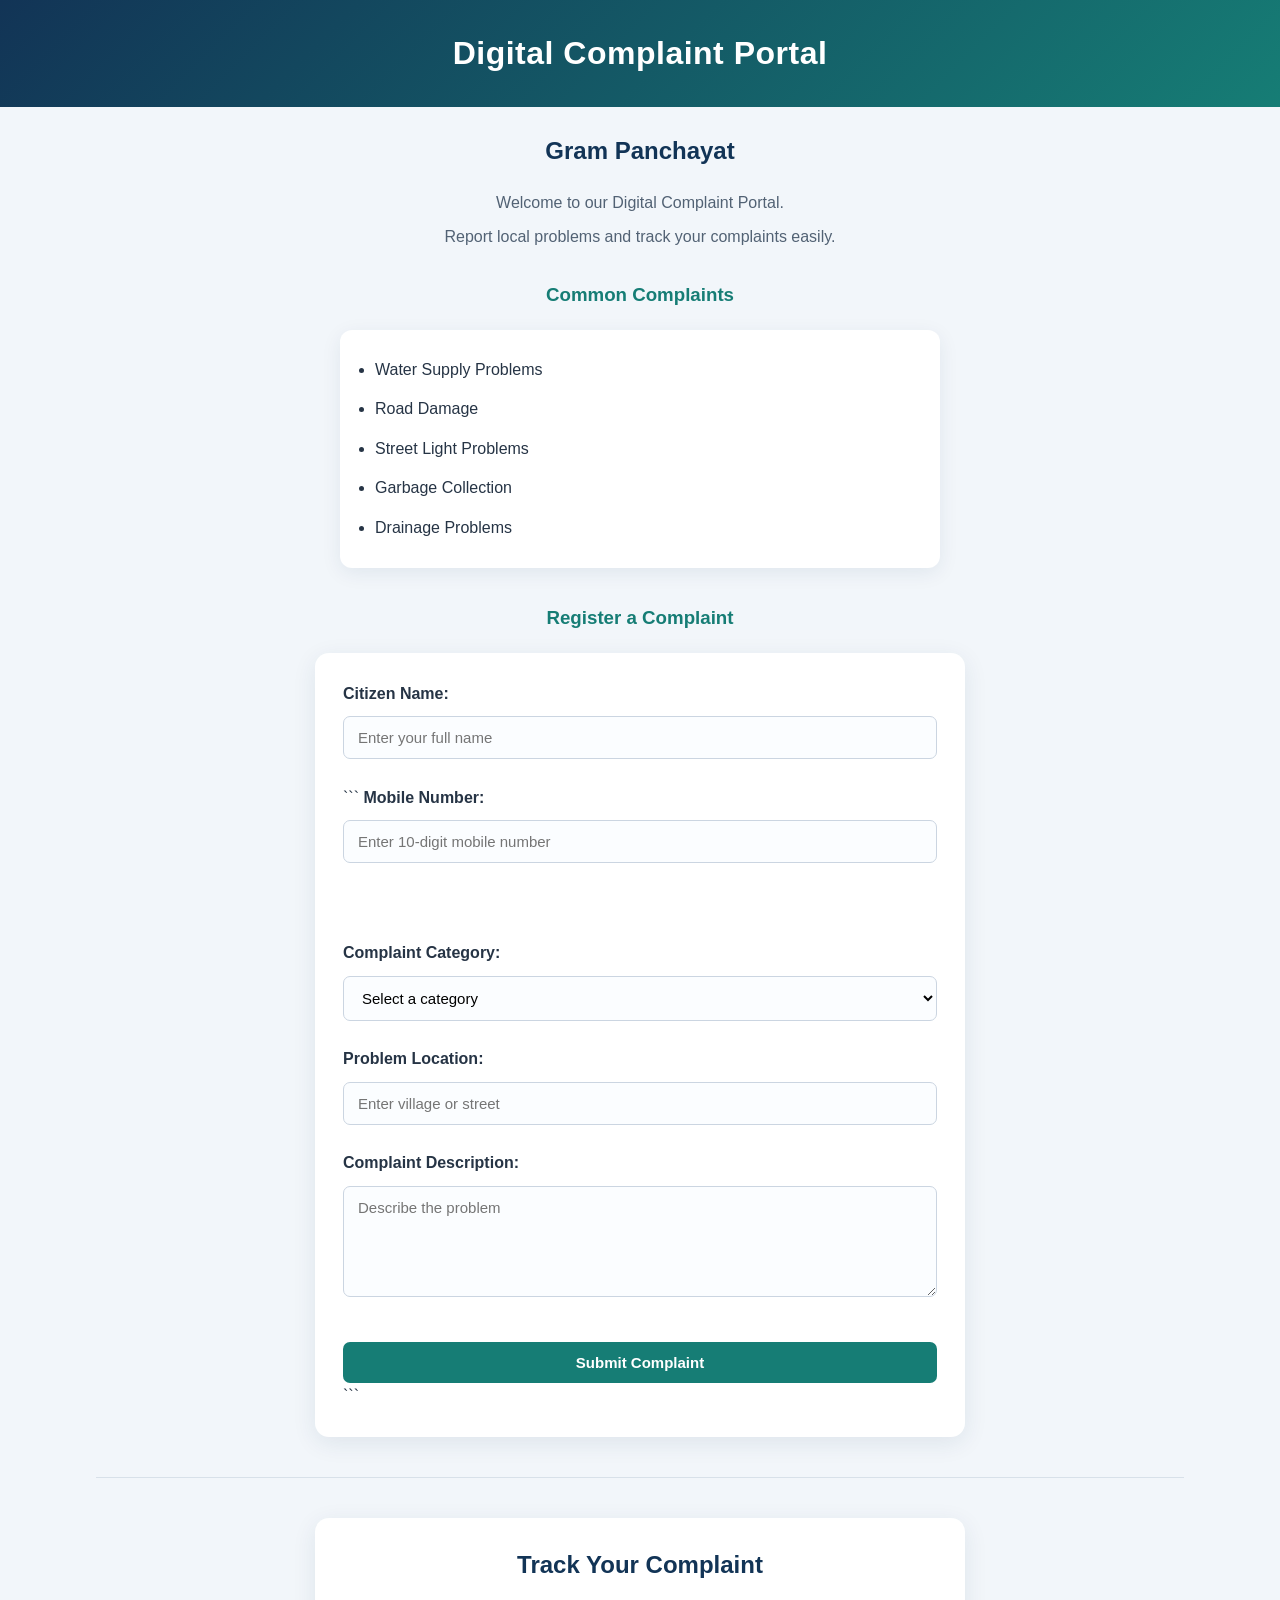
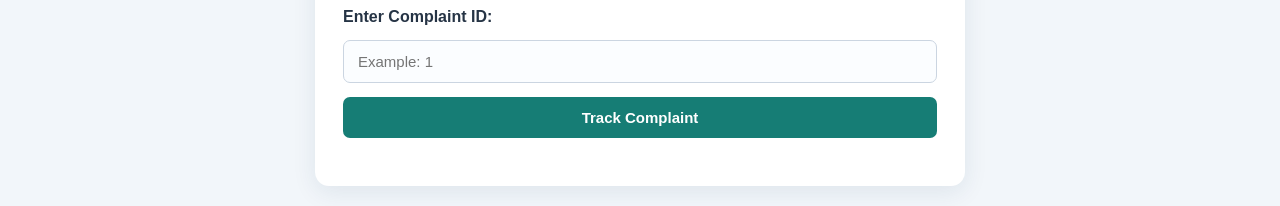
<file: static/index.html>
<!DOCTYPE html><html lang="en">
<head>
    <meta charset="UTF-8">
    <meta name="viewport" content="width=device-width, initial-scale=1.0">
    <title>Gram Panchayat Complaint Portal</title>
    <link rel="stylesheet" href="/static/style.css">
</head>
<body><h1>Digital Complaint Portal</h1>
<h2>Gram Panchayat</h2>

<p>Welcome to our Digital Complaint Portal.</p>
<p>Report local problems and track your complaints easily.</p>

<h3>Common Complaints</h3>

<ul>
    <li>Water Supply Problems</li>
    <li>Road Damage</li>
    <li>Street Light Problems</li>
    <li>Garbage Collection</li>
    <li>Drainage Problems</li>
</ul>

<h3>Register a Complaint</h3>

<form>
    <label for="name">Citizen Name:</label><br>
    <input type="text" id="name" name="name"
           placeholder="Enter your full name" required>
    <br><br>

```
<label for="mobile">Mobile Number:</label><br>
<input
    type="tel"
    id="mobile"
    name="mobile"
    placeholder="Enter 10-digit mobile number"
    pattern="[6-9][0-9]{9}"
    maxlength="10"
    required
>
<br><br>
<br><br>

<label for="category">Complaint Category:</label><br>
<select id="category" name="category" required>
    <option value="">Select a category</option>
    <option value="water">Water Supply</option>
    <option value="road">Road Damage</option>
    <option value="streetlight">Street Light</option>
    <option value="garbage">Garbage Collection</option>
    <option value="drainage">Drainage Problem</option>
    <option value="other">Other</option>
</select>
<br><br>

<label for="location">Problem Location:</label><br>
<input type="text" id="location" name="location"
       placeholder="Enter village or street" required>
<br><br>

<label for="description">Complaint Description:</label><br>
<textarea id="description" name="description"
          rows="5" placeholder="Describe the problem"
          required></textarea>
<br><br>

<button type="submit">Submit Complaint</button>
```

</form>

<hr>

<section id="tracking-section">
    <h2>Track Your Complaint</h2>

    <label for="track-id">Enter Complaint ID:</label>

    <input
        type="number"
        id="track-id"
        placeholder="Example: 1"
        min="1"
        required
    >

    <button type="button" id="track-button">
        Track Complaint
    </button>

    <div id="tracking-result"></div>
</section>
<script src="/static/script.js"></script>
</body>
</html>
</file>
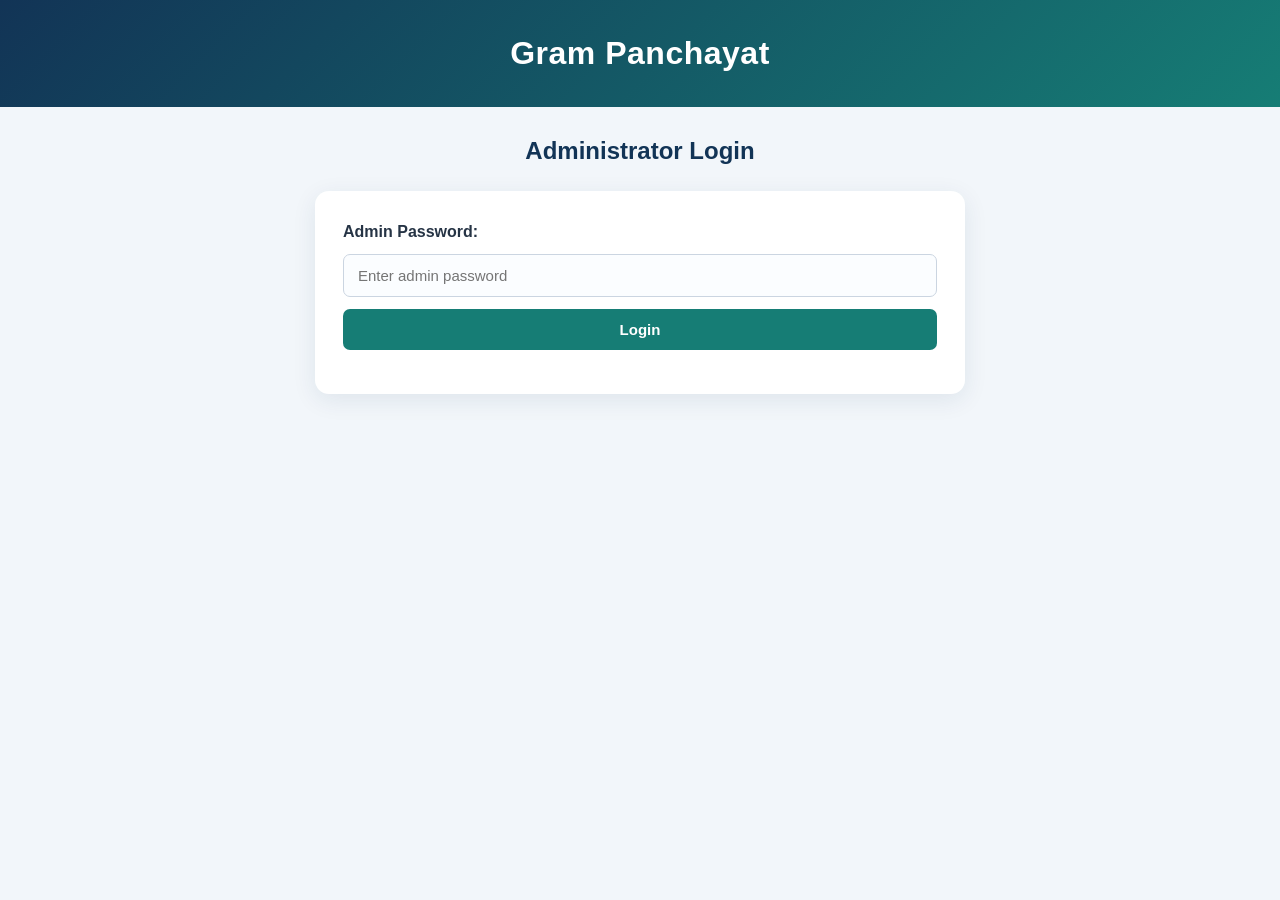
<file: static/admin.html>
<!DOCTYPE html>
<html lang="en">
<head>
    <meta charset="UTF-8">
    <meta name="viewport" content="width=device-width, initial-scale=1.0">

    <title>Admin Login | Digital Complaint Portal</title>

    <link rel="stylesheet" href="/static/style.css">
</head>

<body>

    <h1>Gram Panchayat</h1>
    <h2>Administrator Login</h2>

    <form id="admin-login-form">

        <label for="password">Admin Password:</label>

        <input
            type="password"
            id="password"
            placeholder="Enter admin password"
            required
        >

        <button type="submit">Login</button>

        <p id="login-message"></p>

    </form>

    <script src="/static/admin.js"></script>

</body>
</html>
</file>
<file: static/style.css>
/* ===== Global Styling ===== */
* {
    box-sizing: border-box;
}

body {
    font-family: "Segoe UI", Arial, sans-serif;
    background: #f2f6fa;
    color: #263445;
    margin: 0;
    padding: 0;
    line-height: 1.6;
}

/* ===== Main Header ===== */
h1 {
    background: linear-gradient(135deg, #123456, #167d75);
    color: white;
    text-align: center;
    padding: 28px 15px;
    margin: 0;
    font-size: 32px;
    letter-spacing: 0.5px;
}

h2 {
    color: #123456;
    text-align: center;
    margin-top: 25px;
}

h3 {
    color: #167d75;
    text-align: center;
    margin-top: 30px;
}

/* ===== Welcome Text ===== */
body > p {
    text-align: center;
    color: #526274;
    font-size: 16px;
    margin: 8px 15px;
}

/* ===== Complaint Categories ===== */
ul {
    width: min(90%, 600px);
    margin: 20px auto 35px;
    padding: 20px 35px;
    background: white;
    border-radius: 12px;
    box-shadow: 0 5px 20px rgba(18, 52, 86, 0.08);
}

li {
    padding: 7px 0;
}

/* ===== Form and Tracking Cards ===== */
form,
#tracking-section {
    width: min(90%, 650px);
    margin: 20px auto;
    padding: 28px;
    background: white;
    border-radius: 14px;
    box-shadow: 0 6px 24px rgba(18, 52, 86, 0.09);
}

/* ===== Form Labels ===== */
label {
    display: inline-block;
    margin-bottom: 6px;
    font-weight: 600;
    color: #263445;
}

/* ===== Input Fields ===== */
input,
select,
textarea {
    width: 100%;
    padding: 12px 14px;
    margin-top: 4px;
    border: 1px solid #cbd5e1;
    border-radius: 7px;
    font-size: 15px;
    font-family: inherit;
    background: #fbfdff;
    transition: border-color 0.2s, box-shadow 0.2s;
}

input:focus,
select:focus,
textarea:focus {
    outline: none;
    border-color: #167d75;
    box-shadow: 0 0 0 3px rgba(22, 125, 117, 0.13);
}

textarea {
    resize: vertical;
}

/* ===== Buttons ===== */
button {
    display: inline-block;
    background: #167d75;
    color: white;
    padding: 12px 22px;
    border: none;
    border-radius: 7px;
    font-size: 15px;
    font-weight: 600;
    cursor: pointer;
    transition: background 0.2s, transform 0.2s;
}

form button {
    display: block;
    width: 100%;
    margin-top: 12px;
}

button:hover {
    background: #105c56;
    transform: translateY(-1px);
}

/* ===== Tracking Section ===== */
#tracking-section h2 {
    margin-top: 0;
}

#tracking-section button {
    width: 100%;
    margin-top: 14px;
}

#tracking-result {
    margin-top: 20px;
    overflow-wrap: anywhere;
}

#tracking-result h3 {
    text-align: left;
}

#tracking-result p {
    padding: 8px 12px;
    background: #f2f8f7;
    border-radius: 6px;
}

/* ===== Divider ===== */
hr {
    width: 85%;
    margin: 40px auto;
    border: none;
    border-top: 1px solid #d8e1e9;
}

/* ===== Mobile Responsive Design ===== */
@media (max-width: 600px) {
    h1 {
        font-size: 25px;
        padding: 22px 12px;
    }

    form,
    #tracking-section {
        padding: 20px;
    }

    ul {
        padding: 18px 28px;
    }

    button {
        width: 100%;
    }
}
</file>
